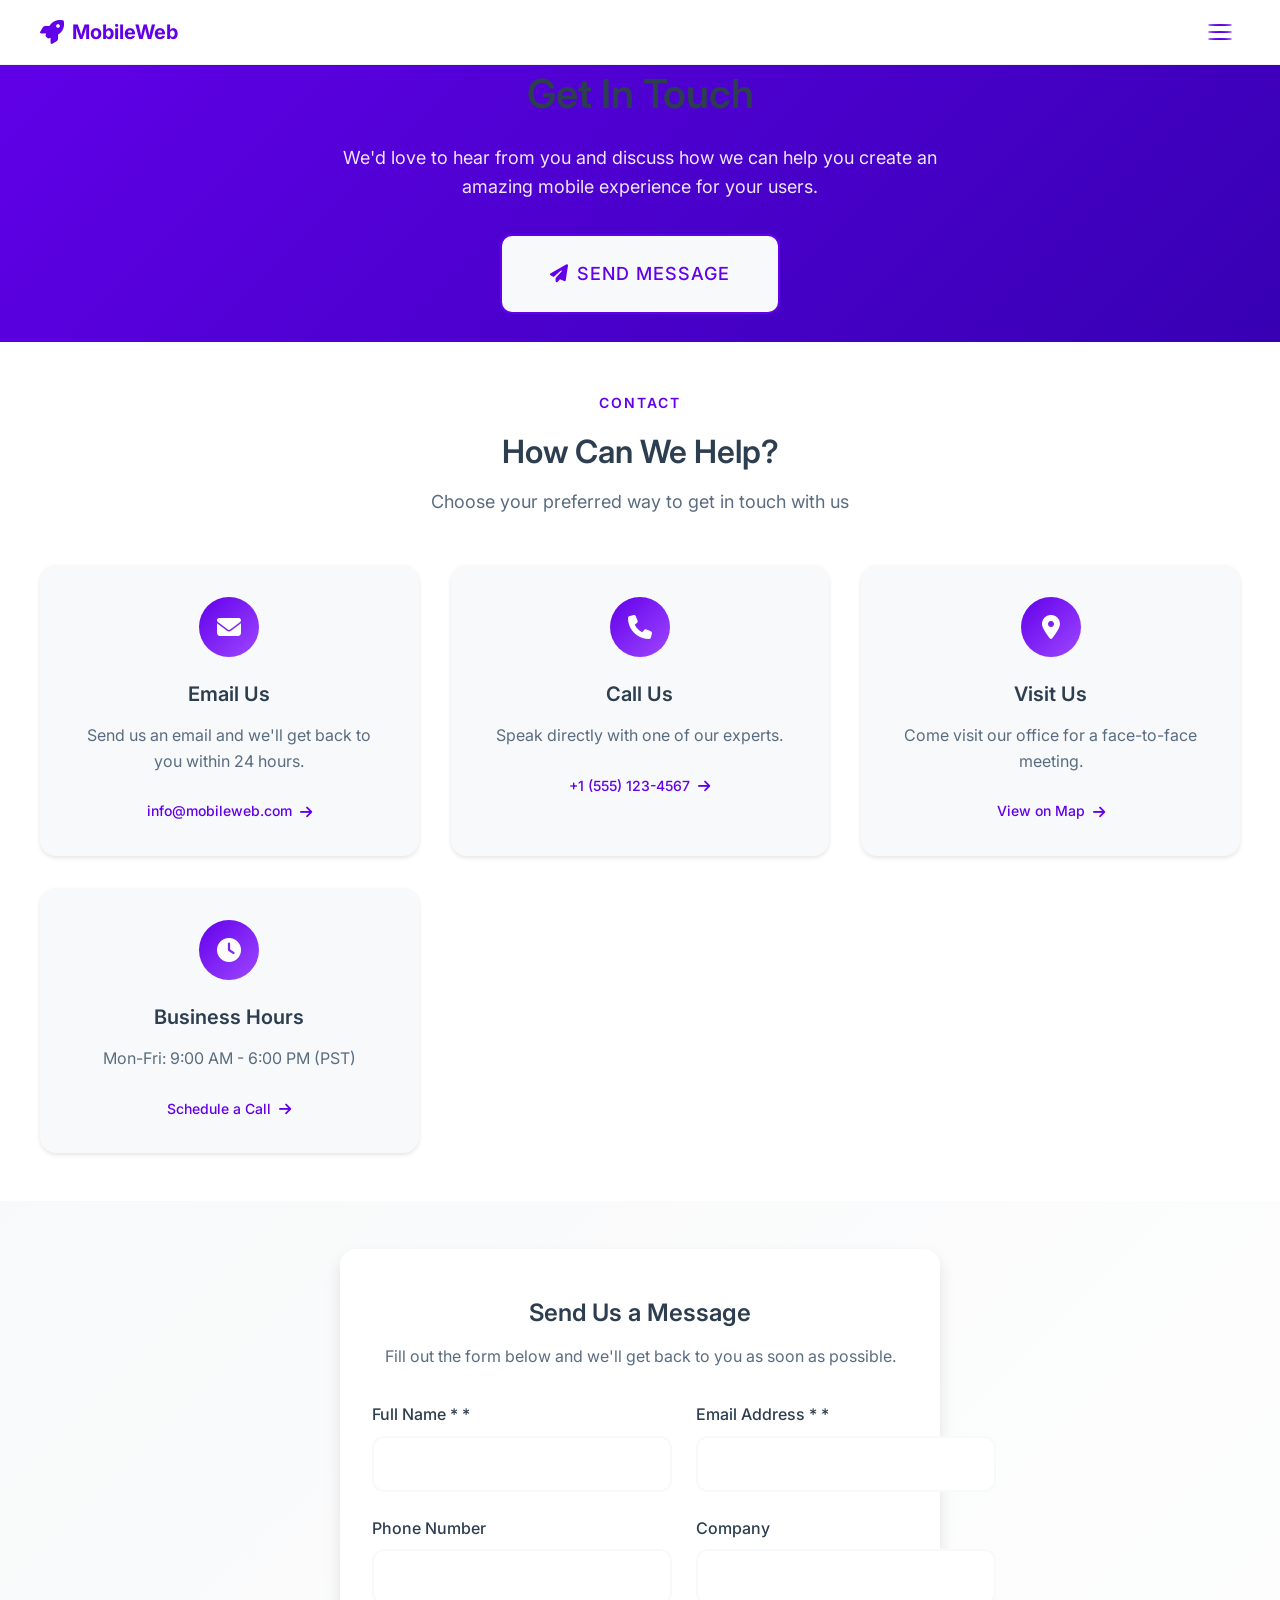
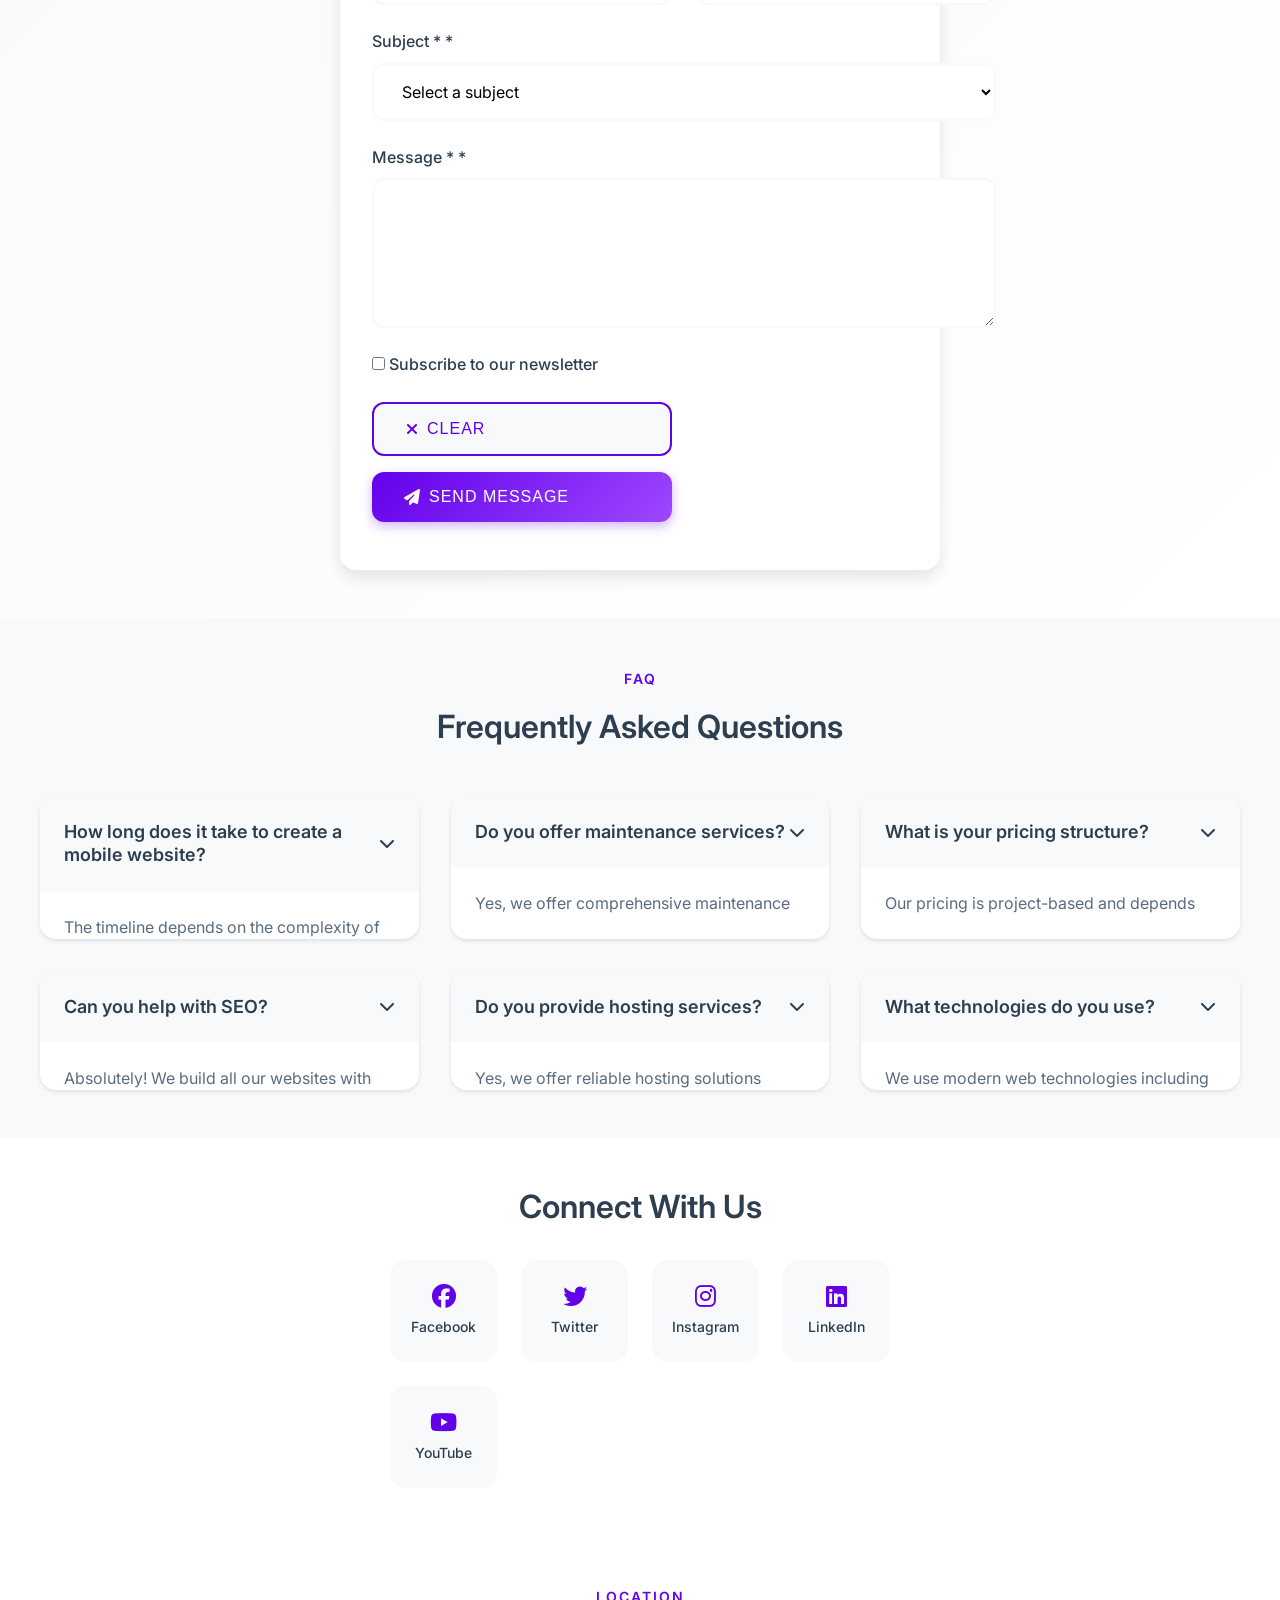
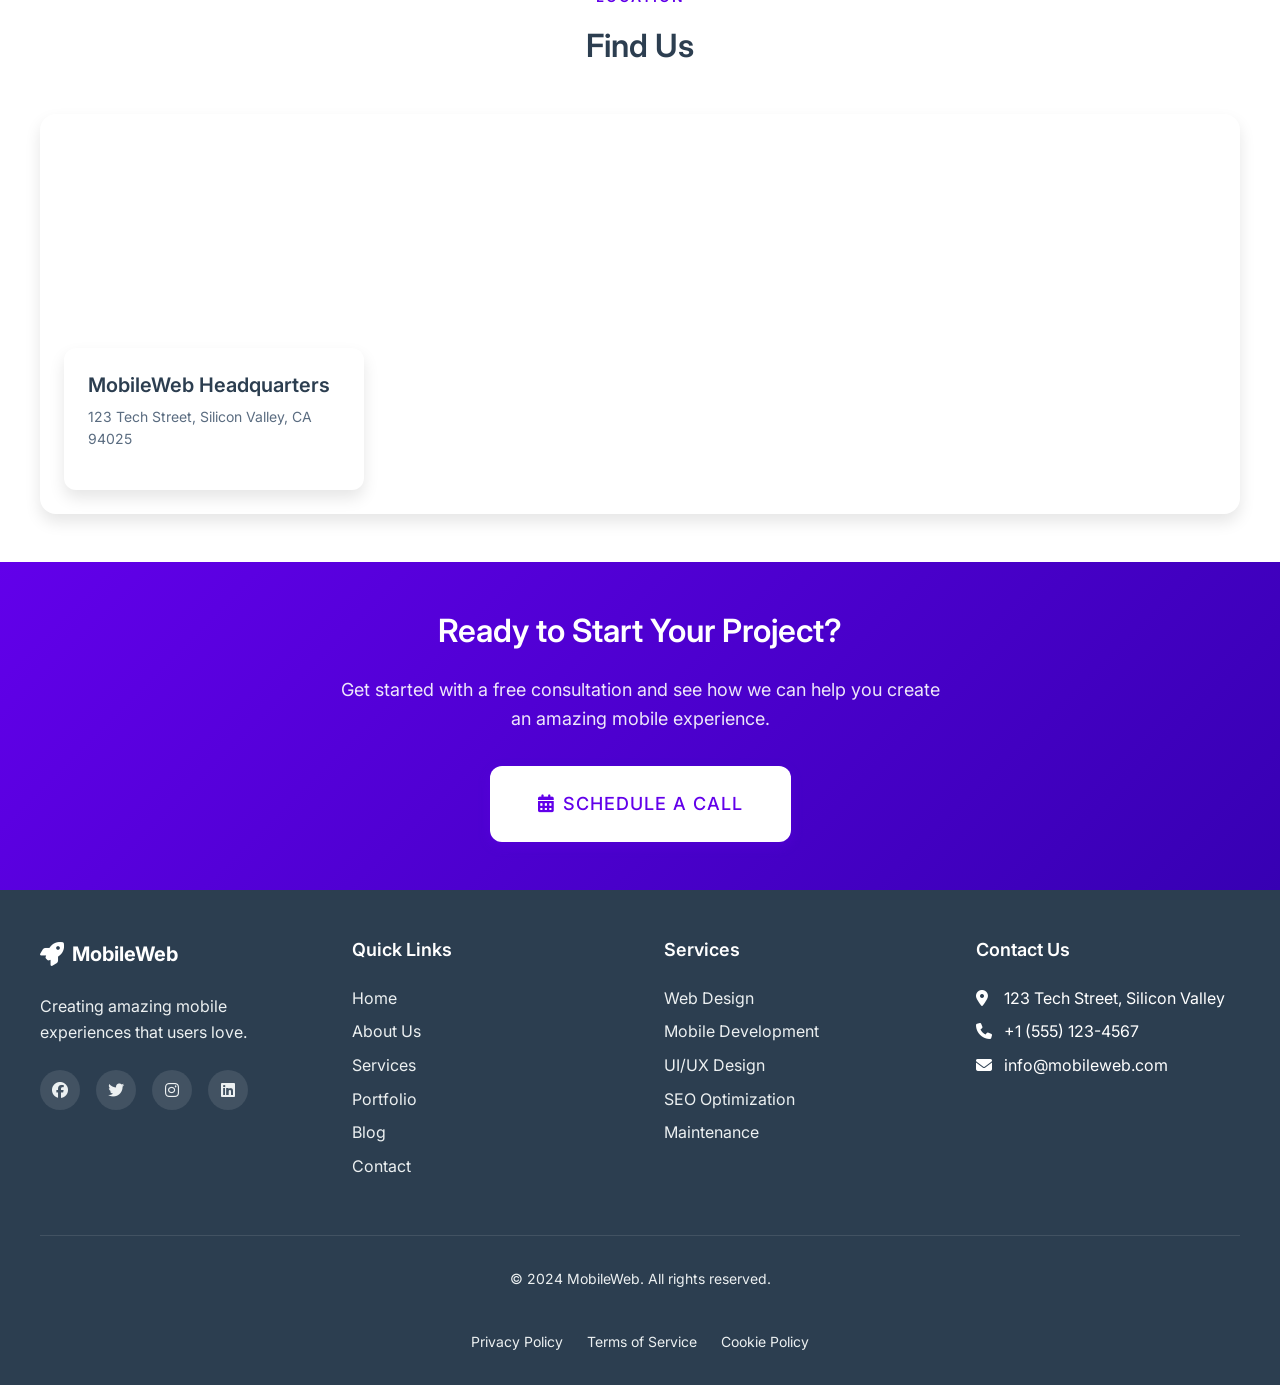
<file: pages/contact.html>
<!DOCTYPE html>
<html lang="en">
<head>
    <meta charset="UTF-8">
    <meta name="viewport" content="width=device-width, initial-scale=1.0">
    <meta name="description" content="Get in touch with us. We'd love to hear from you and discuss your mobile web project.">
    <meta name="theme-color" content="#6200ea">
    <title>MobileWeb | Contact Us</title>
    <link rel="manifest" href="../manifest.json">
    <link rel="apple-touch-icon" href="../images/icon-192x192.png">
    <link rel="stylesheet" href="../css/styles.css">
    <link rel="stylesheet" href="../css/animations.css">
    <link href="https://fonts.googleapis.com/css2?family=Inter:wght@300;400;500;600;700&display=swap" rel="stylesheet">
    <link rel="stylesheet" href="https://cdnjs.cloudflare.com/ajax/libs/font-awesome/6.4.0/css/all.min.css">
    <style>
        /* Contact Page Specific Styles */
        .contact-hero {
            background: linear-gradient(135deg, var(--primary) 0%, var(--primary-dark) 100%);
            padding: var(--spacing-2xl) 0;
            text-align: center;
            color: var(--text-white);
        }
        
        .contact-hero h1 {
            font-size: clamp(var(--font-size-2xl), 8vw, var(--font-size-4xl));
            margin-bottom: var(--spacing-lg);
        }
        
        .contact-hero p {
            font-size: var(--font-size-lg);
            color: rgba(255, 255, 255, 0.9);
            max-width: 600px;
            margin: 0 auto var(--spacing-xl);
        }
        
        .contact-methods {
            padding: var(--spacing-2xl) 0;
            background: var(--bg-primary);
        }
        
        .methods-grid {
            display: grid;
            grid-template-columns: repeat(auto-fit, minmax(280px, 1fr));
            gap: var(--spacing-xl);
        }
        
        .method-card {
            background: var(--bg-secondary);
            padding: var(--spacing-xl);
            border-radius: var(--radius-xl);
            text-align: center;
            transition: all var(--transition-normal);
            box-shadow: var(--shadow-sm);
        }
        
        .method-card:hover {
            transform: translateY(-8px);
            box-shadow: var(--shadow-lg);
        }
        
        .method-icon {
            width: 60px;
            height: 60px;
            background: var(--primary-gradient);
            border-radius: var(--radius-full);
            display: flex;
            align-items: center;
            justify-content: center;
            margin: 0 auto var(--spacing-lg);
            font-size: var(--font-size-2xl);
            color: var(--text-white);
        }
        
        .method-card h3 {
            margin-bottom: var(--spacing-md);
            font-size: var(--font-size-xl);
        }
        
        .method-card p {
            color: var(--text-secondary);
            margin-bottom: var(--spacing-lg);
        }
        
        .method-link {
            display: inline-flex;
            align-items: center;
            gap: var(--spacing-sm);
            color: var(--primary);
            font-weight: 500;
            font-size: var(--font-size-sm);
            transition: gap var(--transition-fast);
        }
        
        .method-link:hover {
            gap: var(--spacing-md);
        }
        
        .contact-form-section {
            padding: var(--spacing-2xl) 0;
            background: linear-gradient(135deg, var(--bg-secondary) 0%, var(--bg-primary) 100%);
        }
        
        .form-container {
            max-width: 600px;
            margin: 0 auto;
            background: var(--bg-primary);
            padding: var(--spacing-2xl);
            border-radius: var(--radius-xl);
            box-shadow: var(--shadow-lg);
        }
        
        .form-header {
            text-align: center;
            margin-bottom: var(--spacing-xl);
        }
        
        .form-header h2 {
            font-size: var(--font-size-2xl);
            margin-bottom: var(--spacing-md);
        }
        
        .form-header p {
            color: var(--text-secondary);
        }
        
        .contact-form {
            display: grid;
            gap: var(--spacing-lg);
        }
        
        .form-group {
            display: flex;
            flex-direction: column;
            gap: var(--spacing-sm);
        }
        
        .form-group label {
            font-weight: 500;
            color: var(--text-primary);
        }
        
        .form-group input,
        .form-group textarea,
        .form-group select {
            padding: var(--spacing-md) var(--spacing-lg);
            border: 2px solid var(--bg-secondary);
            border-radius: var(--radius-lg);
            font-size: var(--font-size-md);
            font-family: inherit;
            transition: all var(--transition-fast);
            background: var(--bg-primary);
        }
        
        .form-group input:focus,
        .form-group textarea:focus,
        .form-group select:focus {
            outline: none;
            border-color: var(--primary);
            box-shadow: 0 0 0 3px rgba(98, 0, 234, 0.1);
        }
        
        .form-group input.error,
        .form-group textarea.error,
        .form-group select.error {
            border-color: #ff4444;
        }
        
        .form-group textarea {
            min-height: 150px;
            resize: vertical;
        }
        
        .error-message {
            color: #ff4444;
            font-size: var(--font-size-sm);
            display: none;
        }
        
        .form-group.has-error .error-message {
            display: block;
        }
        
        .form-actions {
            display: flex;
            gap: var(--spacing-md);
            flex-wrap: wrap;
        }
        
        .form-actions .btn {
            flex: 1;
            min-width: 150px;
        }
        
        .form-success {
            display: none;
            text-align: center;
            padding: var(--spacing-xl);
        }
        
        .form-success.active {
            display: block;
        }
        
        .form-success i {
            font-size: var(--font-size-4xl);
            color: var(--primary);
            margin-bottom: var(--spacing-lg);
        }
        
        .form-success h3 {
            margin-bottom: var(--spacing-md);
        }
        
        .form-success p {
            color: var(--text-secondary);
        }
        
        .social-contact {
            padding: var(--spacing-2xl) 0;
            background: var(--bg-primary);
            text-align: center;
        }
        
        .social-contact h2 {
            margin-bottom: var(--spacing-xl);
        }
        
        .social-grid {
            display: grid;
            grid-template-columns: repeat(auto-fit, minmax(100px, 1fr));
            gap: var(--spacing-lg);
            max-width: 500px;
            margin: 0 auto;
        }
        
        .social-item {
            background: var(--bg-secondary);
            padding: var(--spacing-lg);
            border-radius: var(--radius-xl);
            transition: all var(--transition-normal);
        }
        
        .social-item:hover {
            transform: translateY(-4px);
            box-shadow: var(--shadow-lg);
        }
        
        .social-item a {
            display: flex;
            flex-direction: column;
            align-items: center;
            gap: var(--spacing-sm);
            color: var(--text-primary);
        }
        
        .social-item i {
            font-size: var(--font-size-2xl);
            color: var(--primary);
        }
        
        .social-item span {
            font-size: var(--font-size-sm);
            font-weight: 500;
        }
        
        .faq-section {
            padding: var(--spacing-2xl) 0;
            background: var(--bg-secondary);
        }
        
        .faq-grid {
            display: grid;
            grid-template-columns: repeat(auto-fit, minmax(300px, 1fr));
            gap: var(--spacing-xl);
        }
        
        .faq-item {
            background: var(--bg-primary);
            border-radius: var(--radius-xl);
            overflow: hidden;
            box-shadow: var(--shadow-sm);
        }
        
        .faq-question {
            padding: var(--spacing-lg);
            background: var(--bg-secondary);
            cursor: pointer;
            display: flex;
            justify-content: space-between;
            align-items: center;
            transition: background var(--transition-fast);
        }
        
        .faq-question:hover {
            background: var(--bg-dark-light);
        }
        
        .faq-question h4 {
            font-size: var(--font-size-lg);
        }
        
        .faq-question i {
            transition: transform var(--transition-fast);
        }
        
        .faq-question.active i {
            transform: rotate(180deg);
        }
        
        .faq-answer {
            padding: var(--spacing-lg);
            max-height: 0;
            overflow: hidden;
            transition: max-height var(--transition-normal), padding var(--transition-normal);
        }
        
        .faq-answer.active {
            max-height: 500px;
            padding: var(--spacing-lg);
        }
        
        .faq-answer p {
            color: var(--text-secondary);
        }
        
        .map-section {
            padding: var(--spacing-2xl) 0;
            background: var(--bg-primary);
        }
        
        .map-container {
            height: 400px;
            border-radius: var(--radius-xl);
            overflow: hidden;
            box-shadow: var(--shadow-lg);
            position: relative;
        }
        
        .map-container iframe {
            width: 100%;
            height: 100%;
            border: none;
        }
        
        .map-overlay {
            position: absolute;
            bottom: var(--spacing-lg);
            left: var(--spacing-lg);
            background: var(--bg-primary);
            padding: var(--spacing-lg);
            border-radius: var(--radius-lg);
            box-shadow: var(--shadow-lg);
            max-width: 300px;
        }
        
        .map-overlay h4 {
            margin-bottom: var(--spacing-sm);
        }
        
        .map-overlay p {
            color: var(--text-secondary);
            font-size: var(--font-size-sm);
        }
        
        @media (min-width: 768px) {
            .form-container {
                padding: var(--spacing-2xl) var(--spacing-xl);
            }
            
            .contact-form {
                grid-template-columns: 1fr 1fr;
            }
            
            .form-group.full-width {
                grid-column: 1 / -1;
            }
        }
    </style>
</head>
<body>
    <!-- Mobile Navigation -->
    <nav class="mobile-nav">
        <div class="nav-container">
            <a href="../index.html" class="logo">
                <i class="fas fa-rocket"></i>
                <span>MobileWeb</span>
            </a>
            <button class="menu-toggle" id="menuToggle">
                <span class="bar"></span>
                <span class="bar"></span>
                <span class="bar"></span>
            </button>
        </div>
    </nav>

    <!-- Side Menu -->
    <div class="side-menu" id="sideMenu">
        <div class="side-menu-header">
            <a href="../index.html" class="logo">
                <i class="fas fa-rocket"></i>
                <span>MobileWeb</span>
            </a>
            <button class="close-menu" id="closeMenu">
                <i class="fas fa-times"></i>
            </button>
        </div>
        <ul class="nav-links">
            <li><a href="../index.html"><i class="fas fa-home"></i> Home</a></li>
            <li><a href="about.html"><i class="fas fa-info-circle"></i> About</a></li>
            <li><a href="services.html"><i class="fas fa-concierge-bell"></i> Services</a></li>
            <li><a href="portfolio.html"><i class="fas fa-briefcase"></i> Portfolio</a></li>
            <li><a href="blog.html"><i class="fas fa-blog"></i> Blog</a></li>
            <li><a href="contact.html" class="active"><i class="fas fa-envelope"></i> Contact</a></li>
        </ul>
        <div class="social-links">
            <a href="#"><i class="fab fa-facebook"></i></a>
            <a href="#"><i class="fab fa-twitter"></i></a>
            <a href="#"><i class="fab fa-instagram"></i></a>
            <a href="#"><i class="fab fa-linkedin"></i></a>
        </div>
    </div>

    <!-- Overlay -->
    <div class="overlay" id="overlay"></div>

    <!-- Bottom Navigation -->
    <nav class="bottom-nav">
        <a href="../index.html"><i class="fas fa-home"></i><span>Home</span></a>
        <a href="services.html"><i class="fas fa-concierge-bell"></i><span>Services</span></a>
        <a href="portfolio.html"><i class="fas fa-briefcase"></i><span>Portfolio</span></a>
        <a href="contact.html" class="active"><i class="fas fa-envelope"></i><span>Contact</span></a>
    </nav>

    <!-- Contact Hero -->
    <section class="contact-hero scroll-animate">
        <div class="container">
            <h1 class="fade-in">Get In Touch</h1>
            <p class="fade-in-delay">We'd love to hear from you and discuss how we can help you create an amazing mobile experience for your users.</p>
            <a href="#contact-form" class="btn btn-secondary btn-large fade-in-delay-2">
                <i class="fas fa-paper-plane"></i> Send Message
            </a>
        </div>
    </section>

    <!-- Contact Methods -->
    <section class="contact-methods">
        <div class="container">
            <div class="section-header">
                <span class="section-tag">Contact</span>
                <h2 class="section-title">How Can We Help?</h2>
                <p class="section-description">Choose your preferred way to get in touch with us</p>
            </div>
            <div class="methods-grid">
                <div class="method-card scroll-animate">
                    <div class="method-icon">
                        <i class="fas fa-envelope"></i>
                    </div>
                    <h3>Email Us</h3>
                    <p>Send us an email and we'll get back to you within 24 hours.</p>
                    <a href="mailto:info@mobileweb.com" class="method-link">
                        info@mobileweb.com <i class="fas fa-arrow-right"></i>
                    </a>
                </div>
                <div class="method-card scroll-animate delay-1">
                    <div class="method-icon">
                        <i class="fas fa-phone"></i>
                    </div>
                    <h3>Call Us</h3>
                    <p>Speak directly with one of our experts.</p>
                    <a href="tel:+15551234567" class="method-link">
                        +1 (555) 123-4567 <i class="fas fa-arrow-right"></i>
                    </a>
                </div>
                <div class="method-card scroll-animate delay-2">
                    <div class="method-icon">
                        <i class="fas fa-map-marker-alt"></i>
                    </div>
                    <h3>Visit Us</h3>
                    <p>Come visit our office for a face-to-face meeting.</p>
                    <a href="#map" class="method-link">
                        View on Map <i class="fas fa-arrow-right"></i>
                    </a>
                </div>
                <div class="method-card scroll-animate delay-3">
                    <div class="method-icon">
                        <i class="fas fa-clock"></i>
                    </div>
                    <h3>Business Hours</h3>
                    <p>Mon-Fri: 9:00 AM - 6:00 PM (PST)</p>
                    <a href="#" class="method-link">
                        Schedule a Call <i class="fas fa-arrow-right"></i>
                    </a>
                </div>
            </div>
        </div>
    </section>

    <!-- Contact Form Section -->
    <section class="contact-form-section" id="contact-form">
        <div class="container">
            <div class="form-container scroll-animate">
                <div class="form-header">
                    <h2>Send Us a Message</h2>
                    <p>Fill out the form below and we'll get back to you as soon as possible.</p>
                </div>
                
                <form class="contact-form" id="contactForm" novalidate>
                    <div class="form-group">
                        <label for="name">Full Name *</label>
                        <input type="text" id="name" name="name" required>
                        <span class="error-message">Please enter your name</span>
                    </div>
                    <div class="form-group">
                        <label for="email">Email Address *</label>
                        <input type="email" id="email" name="email" required>
                        <span class="error-message">Please enter a valid email address</span>
                    </div>
                    <div class="form-group">
                        <label for="phone">Phone Number</label>
                        <input type="tel" id="phone" name="phone">
                    </div>
                    <div class="form-group">
                        <label for="company">Company</label>
                        <input type="text" id="company" name="company">
                    </div>
                    <div class="form-group full-width">
                        <label for="subject">Subject *</label>
                        <select id="subject" name="subject" required>
                            <option value="">Select a subject</option>
                            <option value="general">General Inquiry</option>
                            <option value="project">New Project</option>
                            <option value="support">Technical Support</option>
                            <option value="partnership">Partnership</option>
                            <option value="feedback">Feedback</option>
                        </select>
                        <span class="error-message">Please select a subject</span>
                    </div>
                    <div class="form-group full-width">
                        <label for="message">Message *</label>
                        <textarea id="message" name="message" required></textarea>
                        <span class="error-message">Please enter your message</span>
                    </div>
                    <div class="form-group full-width">
                        <label>
                            <input type="checkbox" id="newsletter" name="newsletter">
                            Subscribe to our newsletter
                        </label>
                    </div>
                    <div class="form-actions">
                        <button type="reset" class="btn btn-secondary">
                            <i class="fas fa-times"></i> Clear
                        </button>
                        <button type="submit" class="btn btn-primary">
                            <i class="fas fa-paper-plane"></i> Send Message
                        </button>
                    </div>
                </form>
                
                <div class="form-success">
                    <i class="fas fa-check-circle"></i>
                    <h3>Thank You!</h3>
                    <p>Your message has been sent successfully. We'll get back to you soon.</p>
                    <a href="../index.html" class="btn btn-primary" style="margin-top: 1rem;">
                        <i class="fas fa-home"></i> Back to Home
                    </a>
                </div>
            </div>
        </div>
    </section>

    <!-- FAQ Section -->
    <section class="faq-section">
        <div class="container">
            <div class="section-header">
                <span class="section-tag">FAQ</span>
                <h2 class="section-title">Frequently Asked Questions</h2>
            </div>
            <div class="faq-grid">
                <div class="faq-item scroll-animate">
                    <div class="faq-question">
                        <h4>How long does it take to create a mobile website?</h4>
                        <i class="fas fa-chevron-down"></i>
                    </div>
                    <div class="faq-answer">
                        <p>The timeline depends on the complexity of your project. A simple mobile-optimized website can take 2-4 weeks, while a more complex solution with custom features may take 6-12 weeks.</p>
                    </div>
                </div>
                <div class="faq-item scroll-animate delay-1">
                    <div class="faq-question">
                        <h4>Do you offer maintenance services?</h4>
                        <i class="fas fa-chevron-down"></i>
                    </div>
                    <div class="faq-answer">
                        <p>Yes, we offer comprehensive maintenance packages to ensure your website stays up-to-date, secure, and performs optimally on all devices.</p>
                    </div>
                </div>
                <div class="faq-item scroll-animate delay-2">
                    <div class="faq-question">
                        <h4>What is your pricing structure?</h4>
                        <i class="fas fa-chevron-down"></i>
                    </div>
                    <div class="faq-answer">
                        <p>Our pricing is project-based and depends on your specific requirements. We offer free consultations to discuss your needs and provide a detailed quote.</p>
                    </div>
                </div>
                <div class="faq-item scroll-animate delay-3">
                    <div class="faq-question">
                        <h4>Can you help with SEO?</h4>
                        <i class="fas fa-chevron-down"></i>
                    </div>
                    <div class="faq-answer">
                        <p>Absolutely! We build all our websites with SEO best practices in mind and offer additional SEO services to help improve your search engine rankings.</p>
                    </div>
                </div>
                <div class="faq-item scroll-animate delay-4">
                    <div class="faq-question">
                        <h4>Do you provide hosting services?</h4>
                        <i class="fas fa-chevron-down"></i>
                    </div>
                    <div class="faq-answer">
                        <p>Yes, we offer reliable hosting solutions optimized for mobile websites. We can also work with your existing hosting provider.</p>
                    </div>
                </div>
                <div class="faq-item scroll-animate delay-5">
                    <div class="faq-question">
                        <h4>What technologies do you use?</h4>
                        <i class="fas fa-chevron-down"></i>
                    </div>
                    <div class="faq-answer">
                        <p>We use modern web technologies including HTML5, CSS3, JavaScript (ES6+), and frameworks like React, Vue, and Angular for building high-performance mobile websites.</p>
                    </div>
                </div>
            </div>
        </div>
    </section>

    <!-- Social Contact -->
    <section class="social-contact">
        <div class="container">
            <h2 class="scroll-animate">Connect With Us</h2>
            <div class="social-grid scroll-animate delay-1">
                <div class="social-item">
                    <a href="#">
                        <i class="fab fa-facebook"></i>
                        <span>Facebook</span>
                    </a>
                </div>
                <div class="social-item">
                    <a href="#">
                        <i class="fab fa-twitter"></i>
                        <span>Twitter</span>
                    </a>
                </div>
                <div class="social-item">
                    <a href="#">
                        <i class="fab fa-instagram"></i>
                        <span>Instagram</span>
                    </a>
                </div>
                <div class="social-item">
                    <a href="#">
                        <i class="fab fa-linkedin"></i>
                        <span>LinkedIn</span>
                    </a>
                </div>
                <div class="social-item">
                    <a href="#">
                        <i class="fab fa-youtube"></i>
                        <span>YouTube</span>
                    </a>
                </div>
            </div>
        </div>
    </section>

    <!-- Map Section -->
    <section class="map-section" id="map">
        <div class="container">
            <div class="section-header">
                <span class="section-tag">Location</span>
                <h2 class="section-title">Find Us</h2>
            </div>
            <div class="map-container scroll-animate">
                <iframe src="https://www.google.com/maps/embed?pb=!1m18!1m12!1m3!1d3153.8354345094704!2d-122.4216894!3d37.7749297!2m3!1f0!2f0!3f0!3m2!1i1024!2i768!4f13.1!3m3!1m2!1s0x8085818c9bc4f3ab%3A0x4d9595b8a0f55b5b!2sSan%20Francisco%2C%20CA%2C%20USA!5e0!3m2!1sen!2sus!4v1635959999999!5m2!1sen!2sus" allowfullscreen="" loading="lazy"></iframe>
                <div class="map-overlay">
                    <h4>MobileWeb Headquarters</h4>
                    <p>123 Tech Street, Silicon Valley, CA 94025</p>
                </div>
            </div>
        </div>
    </section>

    <!-- CTA Section -->
    <section class="cta">
        <div class="container">
            <div class="cta-content">
                <h2>Ready to Start Your Project?</h2>
                <p>Get started with a free consultation and see how we can help you create an amazing mobile experience.</p>
                <a href="#contact-form" class="btn btn-primary btn-large">
                    <i class="fas fa-calendar-alt"></i> Schedule a Call
                </a>
            </div>
        </div>
    </section>

    <!-- Footer -->
    <footer class="footer">
        <div class="container">
            <div class="footer-grid">
                <div class="footer-column">
                    <a href="../index.html" class="logo">
                        <i class="fas fa-rocket"></i>
                        <span>MobileWeb</span>
                    </a>
                    <p>Creating amazing mobile experiences that users love.</p>
                    <div class="social-links">
                        <a href="#"><i class="fab fa-facebook"></i></a>
                        <a href="#"><i class="fab fa-twitter"></i></a>
                        <a href="#"><i class="fab fa-instagram"></i></a>
                        <a href="#"><i class="fab fa-linkedin"></i></a>
                    </div>
                </div>
                <div class="footer-column">
                    <h4>Quick Links</h4>
                    <ul>
                        <li><a href="../index.html">Home</a></li>
                        <li><a href="about.html">About Us</a></li>
                        <li><a href="services.html">Services</a></li>
                        <li><a href="portfolio.html">Portfolio</a></li>
                        <li><a href="blog.html">Blog</a></li>
                        <li><a href="contact.html">Contact</a></li>
                    </ul>
                </div>
                <div class="footer-column">
                    <h4>Services</h4>
                    <ul>
                        <li><a href="#">Web Design</a></li>
                        <li><a href="#">Mobile Development</a></li>
                        <li><a href="#">UI/UX Design</a></li>
                        <li><a href="#">SEO Optimization</a></li>
                        <li><a href="#">Maintenance</a></li>
                    </ul>
                </div>
                <div class="footer-column">
                    <h4>Contact Us</h4>
                    <ul>
                        <li><i class="fas fa-map-marker-alt"></i> 123 Tech Street, Silicon Valley</li>
                        <li><i class="fas fa-phone"></i> +1 (555) 123-4567</li>
                        <li><i class="fas fa-envelope"></i> info@mobileweb.com</li>
                    </ul>
                </div>
            </div>
            <div class="footer-bottom">
                <p>&copy; 2024 MobileWeb. All rights reserved.</p>
                <div class="footer-links">
                    <a href="#">Privacy Policy</a>
                    <a href="#">Terms of Service</a>
                    <a href="#">Cookie Policy</a>
                </div>
            </div>
        </div>
    </footer>

    <!-- Back to Top Button -->
    <button class="back-to-top" id="backToTop">
        <i class="fas fa-arrow-up"></i>
    </button>

    <!-- Toast Notification -->
    <div class="toast" id="toast">
        <i class="fas fa-check-circle"></i>
        <span class="toast-message"></span>
    </div>

    <script src="../js/main.js"></script>
    <script src="../js/slider.js"></script>
    <script src="../js/animations.js"></script>
    <script src="contact-form.js"></script>
</body>
</html>
</file>
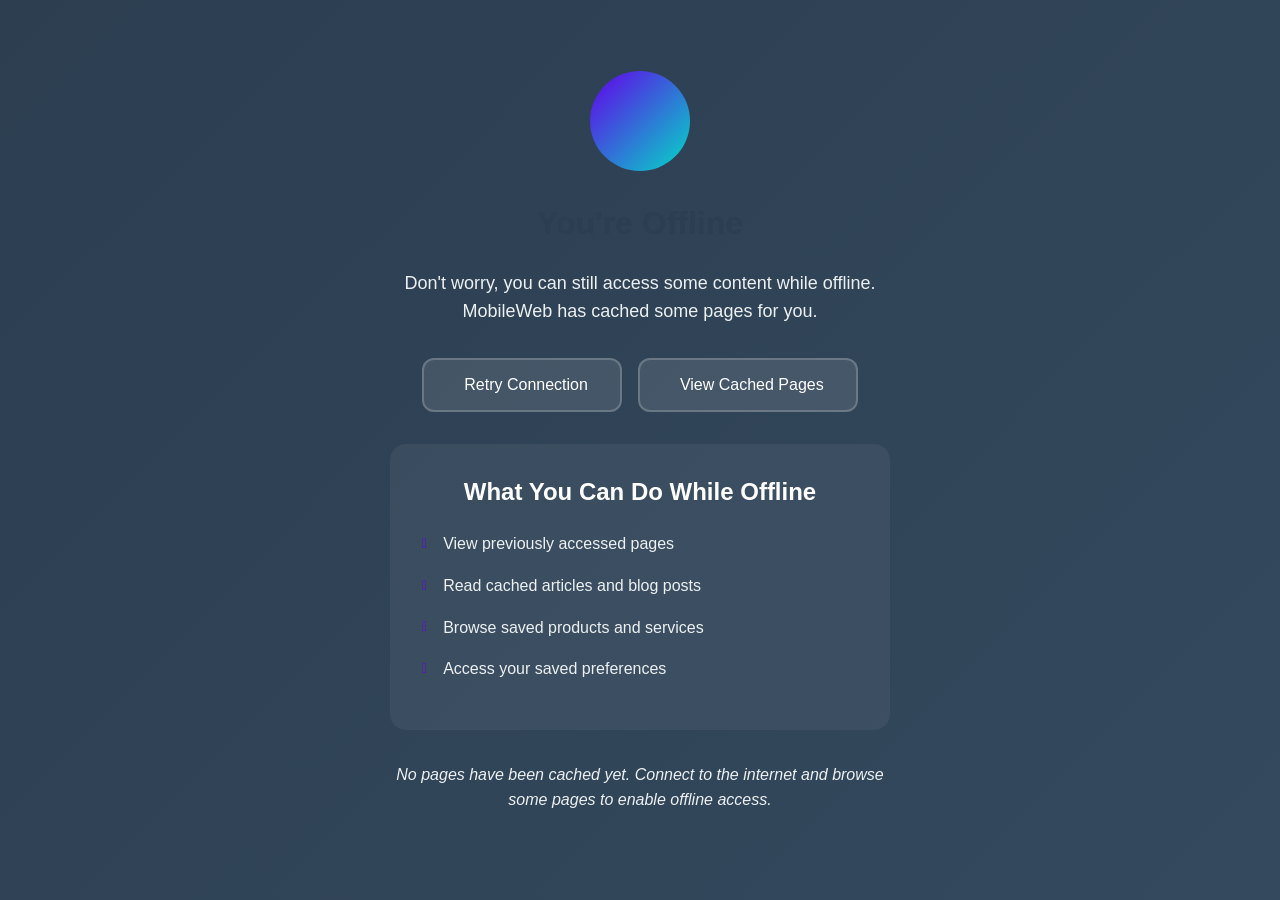
<file: pages/offline.html>
<!DOCTYPE html>
<html lang="en">
<head>
    <meta charset="UTF-8">
    <meta name="viewport" content="width=device-width, initial-scale=1.0">
    <meta name="description" content="You are currently offline. This page allows you to access previously viewed content without an internet connection.">
    <meta name="theme-color" content="#6200ea">
    <title>MobileWeb | Offline Mode</title>
    <link rel="manifest" href="../manifest.json">
    <link rel="apple-touch-icon" href="../images/icon-192x192.png">
    <link rel="stylesheet" href="../css/styles.css">
    <style>
        /* Offline Page Specific Styles */
        body {
            background: linear-gradient(135deg, var(--bg-dark) 0%, var(--bg-dark-light) 100%);
            min-height: 100vh;
            display: flex;
            align-items: center;
            justify-content: center;
            padding: var(--spacing-xl);
        }
        
        .offline-container {
            text-align: center;
            color: var(--text-white);
            max-width: 500px;
            width: 100%;
        }
        
        .offline-icon {
            width: 100px;
            height: 100px;
            background: linear-gradient(135deg, var(--primary) 0%, var(--secondary) 100%);
            border-radius: var(--radius-full);
            display: flex;
            align-items: center;
            justify-content: center;
            margin: 0 auto var(--spacing-xl);
            font-size: var(--font-size-4xl);
            color: var(--text-white);
            animation: pulse 2s ease-in-out infinite;
        }
        
        @keyframes pulse {
            0%, 100% { transform: scale(1); }
            50% { transform: scale(1.05); }
        }
        
        .offline-title {
            font-size: clamp(var(--font-size-xl), 8vw, var(--font-size-3xl));
            margin-bottom: var(--spacing-lg);
        }
        
        .offline-message {
            color: var(--text-light);
            margin-bottom: var(--spacing-xl);
            font-size: var(--font-size-lg);
            line-height: 1.6;
        }
        
        .offline-actions {
            display: flex;
            gap: var(--spacing-md);
            justify-content: center;
            flex-wrap: wrap;
            margin-bottom: var(--spacing-xl);
        }
        
        .offline-btn {
            display: inline-flex;
            align-items: center;
            gap: var(--spacing-sm);
            padding: var(--spacing-md) var(--spacing-xl);
            background: rgba(255, 255, 255, 0.1);
            border: 2px solid rgba(255, 255, 255, 0.2);
            border-radius: var(--radius-lg);
            color: var(--text-white);
            cursor: pointer;
            transition: all var(--transition-fast);
            font-size: var(--font-size-md);
            font-weight: 500;
        }
        
        .offline-btn:hover {
            background: var(--primary-gradient);
            border-color: transparent;
            transform: translateY(-2px);
        }
        
        .offline-features {
            background: rgba(255, 255, 255, 0.05);
            padding: var(--spacing-xl);
            border-radius: var(--radius-xl);
            margin-bottom: var(--spacing-xl);
        }
        
        .offline-features h3 {
            margin-bottom: var(--spacing-lg);
            color: var(--text-white);
        }
        
        .features-list {
            list-style: none;
            text-align: left;
        }
        
        .features-list li {
            display: flex;
            align-items: center;
            gap: var(--spacing-md);
            margin-bottom: var(--spacing-md);
            color: var(--text-light);
            font-size: var(--font-size-md);
        }
        
        .features-list li::before {
            content: '\f00c';
            font-family: 'Font Awesome 6 Free';
            font-weight: 900;
            color: var(--primary);
            font-size: var(--font-size-sm);
        }
        
        .cached-content {
            margin-top: var(--spacing-xl);
        }
        
        .cached-content h3 {
            color: var(--text-white);
            margin-bottom: var(--spacing-lg);
        }
        
        .cached-pages {
            display: grid;
            grid-template-columns: repeat(auto-fit, minmax(200px, 1fr));
            gap: var(--spacing-md);
            background: rgba(255, 255, 255, 0.05);
            padding: var(--spacing-xl);
            border-radius: var(--radius-xl);
        }
        
        .cached-page {
            display: flex;
            align-items: center;
            gap: var(--spacing-sm);
            padding: var(--spacing-md);
            background: rgba(255, 255, 255, 0.05);
            border-radius: var(--radius-lg);
            cursor: pointer;
            transition: all var(--transition-fast);
            color: var(--text-light);
        }
        
        .cached-page:hover {
            background: var(--primary);
            color: var(--text-white);
        }
        
        .cached-page i {
            color: var(--primary);
        }
        
        .cached-page:hover i {
            color: var(--text-white);
        }
        
        .no-cached-content {
            color: var(--text-light);
            margin-top: var(--spacing-xl);
            font-style: italic;
        }
    </style>
</head>
<body>
    <div class="offline-container">
        <div class="offline-icon">
            <i class="fas fa-wifi-slash"></i>
        </div>
        <h1 class="offline-title">You're Offline</h1>
        <p class="offline-message">Don't worry, you can still access some content while offline. MobileWeb has cached some pages for you.</p>
        
        <div class="offline-actions">
            <button class="offline-btn" onclick="retryConnection()">
                <i class="fas fa-sync-alt"></i> Retry Connection
            </button>
            <button class="offline-btn" onclick="viewCachedContent()">
                <i class="fas fa-file-alt"></i> View Cached Pages
            </button>
        </div>
        
        <div class="offline-features">
            <h3>What You Can Do While Offline</h3>
            <ul class="features-list">
                <li>View previously accessed pages</li>
                <li>Read cached articles and blog posts</li>
                <li>Browse saved products and services</li>
                <li>Access your saved preferences</li>
            </ul>
        </div>
        
        <div class="cached-content" id="cachedContent" style="display: none;">
            <h3>Cached Pages</h3>
            <div class="cached-pages" id="cachedPages"></div>
        </div>
        
        <div class="no-cached-content" id="noCachedContent">
            <p>No pages have been cached yet. Connect to the internet and browse some pages to enable offline access.</p>
        </div>
    </div>
    
    <script src="../js/main.js"></script>
    <script>
        // Check for cached pages
        const checkCachedPages = () => {
            if ('caches' in window) {
                caches.keys().then((cacheNames) => {
                    cacheNames.forEach((cacheName) => {
                        caches.open(cacheName).then((cache) => {
                            cache.keys().then((requests) => {
                                const pages = requests.filter(request => 
                                    request.url.includes('.html') && 
                                    !request.url.includes('offline.html') &&
                                    !request.url.includes('manifest.json')
                                );
                                
                                if (pages.length > 0) {
                                    displayCachedPages(pages);
                                } else {
                                    document.getElementById('noCachedContent').style.display = 'block';
                                }
                            });
                        });
                    });
                });
            } else {
                document.getElementById('noCachedContent').style.display = 'block';
            }
        };
        
        // Display cached pages
        const displayCachedPages = (pages) => {
            const cachedPagesContainer = document.getElementById('cachedPages');
            const cachedContentSection = document.getElementById('cachedContent');
            
            cachedPagesContainer.innerHTML = '';
            
            pages.forEach((request) => {
                const url = new URL(request.url);
                const path = url.pathname.split('/').pop().replace('.html', '');
                const pageName = path === '' ? 'Home' : path.charAt(0).toUpperCase() + path.slice(1);
                
                const pageElement = document.createElement('div');
                pageElement.className = 'cached-page';
                pageElement.innerHTML = `
                    <i class="fas fa-file"></i>
                    <span>${pageName}</span>
                `;
                pageElement.onclick = () => {
                    window.location.href = request.url;
                };
                
                cachedPagesContainer.appendChild(pageElement);
            });
            
            cachedContentSection.style.display = 'block';
        };
        
        // Retry connection
        const retryConnection = () => {
            if (navigator.onLine) {
                window.location.href = '../index.html';
            } else {
                // Show loading state
                const retryBtn = document.querySelector('.offline-btn');
                const originalText = retryBtn.innerHTML;
                retryBtn.innerHTML = '<i class="fas fa-spinner fa-spin"></i> Checking...';
                retryBtn.disabled = true;
                
                // Check connection after delay
                setTimeout(() => {
                    if (navigator.onLine) {
                        window.location.href = '../index.html';
                    } else {
                        retryBtn.innerHTML = originalText;
                        retryBtn.disabled = false;
                        if (window.MobileWeb && window.MobileWeb.Toast) {
                            window.MobileWeb.Toast.error('Still offline. Please check your connection.');
                        } else {
                            alert('Still offline. Please check your connection.');
                        }
                    }
                }, 2000);
            }
        };
        
        // View cached content
        const viewCachedContent = () => {
            const cachedContent = document.getElementById('cachedContent');
            const noCachedContent = document.getElementById('noCachedContent');
            
            if (cachedContent.style.display === 'none') {
                checkCachedPages();
            }
        };
        
        // Check online status
        const updateOnlineStatus = () => {
            if (navigator.onLine) {
                window.location.href = '../index.html';
            }
        };
        
        // Add event listeners
        window.addEventListener('online', updateOnlineStatus);
        
        // Initialize
        checkCachedPages();
    </script>
</body>
</html>
</file>
<file: css/styles.css>
/* ============================================
   MOBILE-WEB STYLES
   Modern, Responsive CSS with Mobile-First Approach
   ============================================ */

/* CSS Variables */
:root {
    /* Colors */
    --primary: #6200ea;
    --primary-dark: #3700b3;
    --primary-light: #9e47ff;
    --primary-gradient: linear-gradient(135deg, #6200ea 0%, #9e47ff 100%);
    --secondary: #03dac6;
    --secondary-dark: #018786;
    
    --text-primary: #2c3e50;
    --text-secondary: #5a6c80;
    --text-light: #ecf0f1;
    --text-white: #ffffff;
    
    --bg-primary: #ffffff;
    --bg-secondary: #f8f9fa;
    --bg-dark: #2c3e50;
    --bg-dark-light: #34495e;
    
    /* Shadows */
    --shadow-sm: 0 2px 4px rgba(0, 0, 0, 0.1);
    --shadow-md: 0 4px 8px rgba(0, 0, 0, 0.1);
    --shadow-lg: 0 8px 16px rgba(0, 0, 0, 0.1);
    --shadow-xl: 0 12px 24px rgba(0, 0, 0, 0.15);
    --shadow-primary: 0 4px 12px rgba(98, 0, 234, 0.3);
    
    /* Border Radius */
    --radius-sm: 4px;
    --radius-md: 8px;
    --radius-lg: 12px;
    --radius-xl: 16px;
    --radius-full: 50%;
    
    /* Transitions */
    --transition-fast: 0.2s ease;
    --transition-normal: 0.3s ease;
    --transition-slow: 0.5s ease;
    
    /* Spacing */
    --spacing-xs: 0.25rem;
    --spacing-sm: 0.5rem;
    --spacing-md: 1rem;
    --spacing-lg: 1.5rem;
    --spacing-xl: 2rem;
    --spacing-2xl: 3rem;
    
    /* Typography */
    --font-primary: 'Inter', -apple-system, BlinkMacSystemFont, 'Segoe UI', sans-serif;
    --font-size-xs: 0.75rem;
    --font-size-sm: 0.875rem;
    --font-size-md: 1rem;
    --font-size-lg: 1.125rem;
    --font-size-xl: 1.25rem;
    --font-size-2xl: 1.5rem;
    --font-size-3xl: 2rem;
    --font-size-4xl: 2.5rem;
    
    /* Z-Index */
    --z-toast: 1000;
    --z-overlay: 999;
    --z-side-menu: 998;
    --z-nav: 100;
    --z-back-to-top: 99;
}

/* Reset & Base */
*, *::before, *::after {
    margin: 0;
    padding: 0;
    box-sizing: border-box;
}

html {
    font-size: 16px;
    scroll-behavior: smooth;
    -webkit-text-size-adjust: 100%;
}

body {
    font-family: var(--font-primary);
    font-size: var(--font-size-md);
    line-height: 1.6;
    color: var(--text-primary);
    background-color: var(--bg-primary);
    overflow-x: hidden;
    -webkit-font-smoothing: antialiased;
    -moz-osx-font-smoothing: grayscale;
}

/* Typography */
h1, h2, h3, h4, h5, h6 {
    font-weight: 600;
    line-height: 1.3;
    color: var(--text-primary);
}

h1 { font-size: var(--font-size-4xl); }
h2 { font-size: var(--font-size-3xl); }
h3 { font-size: var(--font-size-2xl); }
h4 { font-size: var(--font-size-xl); }
h5 { font-size: var(--font-size-lg); }
h6 { font-size: var(--font-size-md); }

p {
    margin-bottom: var(--spacing-md);
}

a {
    text-decoration: none;
    color: inherit;
    transition: color var(--transition-fast);
}

/* Utility Classes */
.container {
    width: 100%;
    max-width: 1200px;
    margin: 0 auto;
    padding: 0 var(--spacing-lg);
}

.text-center {
    text-align: center;
}

.text-gradient {
    background: var(--primary-gradient);
    -webkit-background-clip: text;
    -webkit-text-fill-color: transparent;
    background-clip: text;
}

/* ============================================
   MOBILE NAVIGATION
   ============================================ */
.mobile-nav {
    position: fixed;
    top: 0;
    left: 0;
    right: 0;
    z-index: var(--z-nav);
    background: var(--bg-primary);
    border-bottom: 1px solid rgba(0, 0, 0, 0.05);
    padding: var(--spacing-md) var(--spacing-lg);
}

.nav-container {
    display: flex;
    justify-content: space-between;
    align-items: center;
    max-width: 1200px;
    margin: 0 auto;
}

.logo {
    display: flex;
    align-items: center;
    gap: var(--spacing-sm);
    font-size: var(--font-size-xl);
    font-weight: 700;
    color: var(--primary);
}

.logo i {
    font-size: var(--font-size-2xl);
}

.menu-toggle {
    display: flex;
    flex-direction: column;
    gap: 5px;
    background: none;
    border: none;
    cursor: pointer;
    padding: var(--spacing-sm);
    z-index: 1001;
}

.menu-toggle .bar {
    width: 24px;
    height: 2px;
    background: var(--primary);
    border-radius: var(--radius-full);
    transition: all var(--transition-fast);
}

.menu-toggle.active .bar:nth-child(1) {
    transform: rotate(45deg) translate(5px, 5px);
}

.menu-toggle.active .bar:nth-child(2) {
    opacity: 0;
}

.menu-toggle.active .bar:nth-child(3) {
    transform: rotate(-45deg) translate(5px, -5px);
}

/* Side Menu */
.side-menu {
    position: fixed;
    top: 0;
    left: -320px;
    width: 280px;
    height: 100vh;
    background: var(--bg-dark);
    z-index: var(--z-side-menu);
    transition: left var(--transition-normal);
    overflow-y: auto;
}

.side-menu.active {
    left: 0;
}

.side-menu-header {
    display: flex;
    justify-content: space-between;
    align-items: center;
    padding: var(--spacing-lg);
    border-bottom: 1px solid rgba(255, 255, 255, 0.1);
}

.side-menu-header .logo {
    color: var(--text-white);
}

.close-menu {
    background: none;
    border: none;
    color: var(--text-white);
    font-size: var(--font-size-xl);
    cursor: pointer;
    padding: var(--spacing-sm);
}

.nav-links {
    list-style: none;
    padding: var(--spacing-lg) var(--spacing-md);
}

.nav-links li {
    margin-bottom: var(--spacing-sm);
}

.nav-links a {
    display: flex;
    align-items: center;
    gap: var(--spacing-md);
    padding: var(--spacing-md) var(--spacing-lg);
    color: var(--text-light);
    border-radius: var(--radius-md);
    transition: all var(--transition-fast);
}

.nav-links a:hover {
    background: rgba(255, 255, 255, 0.05);
    color: var(--text-white);
}

.nav-links a.active {
    background: var(--primary);
    color: var(--text-white);
}

.nav-links a i {
    width: 20px;
    text-align: center;
}

.side-menu .social-links {
    padding: var(--spacing-lg);
    border-top: 1px solid rgba(255, 255, 255, 0.1);
    display: flex;
    gap: var(--spacing-md);
    justify-content: center;
}

.side-menu .social-links a {
    width: 40px;
    height: 40px;
    display: flex;
    align-items: center;
    justify-content: center;
    background: rgba(255, 255, 255, 0.1);
    border-radius: var(--radius-full);
    color: var(--text-light);
    transition: all var(--transition-fast);
}

.side-menu .social-links a:hover {
    background: var(--primary);
    color: var(--text-white);
    transform: translateY(-2px);
}

/* Overlay */
.overlay {
    position: fixed;
    top: 0;
    left: 0;
    right: 0;
    bottom: 0;
    background: rgba(0, 0, 0, 0.5);
    z-index: var(--z-overlay);
    opacity: 0;
    visibility: hidden;
    transition: all var(--transition-normal);
}

.overlay.active {
    opacity: 1;
    visibility: visible;
}

/* Bottom Navigation */
.bottom-nav {
    position: fixed;
    bottom: 0;
    left: 0;
    right: 0;
    z-index: var(--z-nav);
    background: var(--bg-primary);
    border-top: 1px solid rgba(0, 0, 0, 0.05);
    display: flex;
    justify-content: space-around;
    padding: var(--spacing-sm) 0;
    box-shadow: 0 -2px 10px rgba(0, 0, 0, 0.05);
}

.bottom-nav a {
    display: flex;
    flex-direction: column;
    align-items: center;
    gap: 4px;
    padding: var(--spacing-sm) var(--spacing-md);
    color: var(--text-secondary);
    font-size: var(--font-size-xs);
    border-radius: var(--radius-md);
    transition: all var(--transition-fast);
}

.bottom-nav a:hover {
    color: var(--primary);
}

.bottom-nav a.active {
    color: var(--primary);
}

.bottom-nav a i {
    font-size: var(--font-size-lg);
}

/* ============================================
   HERO SECTION
   ============================================ */
.hero {
    min-height: 100vh;
    display: flex;
    align-items: center;
    justify-content: center;
    padding: var(--spacing-2xl) 0;
    background: linear-gradient(135deg, var(--bg-primary) 0%, var(--bg-secondary) 100%);
    position: relative;
    overflow: hidden;
}

.hero-content {
    display: grid;
    grid-template-columns: 1fr;
    gap: var(--spacing-2xl);
    align-items: center;
    text-align: center;
    max-width: 100%;
}

.hero-text {
    order: 2;
}

.hero-image {
    order: 1;
}

.tagline {
    display: inline-block;
    font-size: var(--font-size-lg);
    color: var(--primary);
    font-weight: 500;
    margin-bottom: var(--spacing-md);
    text-transform: uppercase;
    letter-spacing: 2px;
}

.hero-title {
    font-size: clamp(var(--font-size-2xl), 8vw, var(--font-size-4xl));
    font-weight: 700;
    margin-bottom: var(--spacing-lg);
    line-height: 1.2;
}

.hero-description {
    font-size: var(--font-size-lg);
    color: var(--text-secondary);
    margin-bottom: var(--spacing-xl);
    max-width: 600px;
    margin-left: auto;
    margin-right: auto;
}

.hero-buttons {
    display: flex;
    gap: var(--spacing-md);
    justify-content: center;
    flex-wrap: wrap;
}

/* Device Mockup */
.device-mockup {
    position: relative;
    display: flex;
    justify-content: center;
    align-items: center;
    height: 400px;
}

.phone {
    position: relative;
    width: 250px;
    height: 500px;
    background: var(--bg-dark);
    border-radius: 30px;
    padding: 20px;
    box-shadow: var(--shadow-xl);
    z-index: 2;
}

.phone-screen {
    width: 100%;
    height: 100%;
    background: var(--bg-primary);
    border-radius: 20px;
    overflow: hidden;
    position: relative;
}

.screen-content {
    width: 100%;
    height: 100%;
    background: linear-gradient(135deg, var(--primary) 0%, var(--secondary) 100%);
}

.phone-button {
    position: absolute;
    bottom: 10px;
    left: 50%;
    transform: translateX(-50%);
    width: 60px;
    height: 60px;
    background: var(--bg-dark-light);
    border-radius: var(--radius-full);
    z-index: -1;
}

/* Floating Elements */
.floating-elements {
    position: absolute;
    width: 100%;
    height: 100%;
    pointer-events: none;
}

.floating-card {
    position: absolute;
    width: 60px;
    height: 60px;
    background: var(--bg-primary);
    border-radius: var(--radius-lg);
    display: flex;
    align-items: center;
    justify-content: center;
    box-shadow: var(--shadow-lg);
    font-size: var(--font-size-xl);
    color: var(--primary);
}

.card-1 {
    top: 10%;
    left: 10%;
    animation: float 6s ease-in-out infinite;
}

.card-2 {
    top: 30%;
    right: 10%;
    animation: float 8s ease-in-out infinite reverse;
}

.card-3 {
    bottom: 20%;
    left: 15%;
    animation: float 7s ease-in-out infinite;
}

@keyframes float {
    0%, 100% { transform: translateY(0) rotate(0deg); }
    50% { transform: translateY(-20px) rotate(180deg); }
}

/* Scroll Indicator */
.scroll-indicator {
    position: absolute;
    bottom: var(--spacing-xl);
    left: 50%;
    transform: translateX(-50%);
    display: flex;
    flex-direction: column;
    align-items: center;
    gap: var(--spacing-sm);
    color: var(--text-secondary);
    font-size: var(--font-size-sm);
    animation: bounce 2s ease-in-out infinite;
}

.scroll-indicator i {
    font-size: var(--font-size-xl);
}

@keyframes bounce {
    0%, 100% { transform: translateX(-50%) translateY(0); }
    50% { transform: translateX(-50%) translateY(10px); }
}

/* ============================================
   BUTTONS
   ============================================ */
.btn {
    display: inline-flex;
    align-items: center;
    gap: var(--spacing-sm);
    padding: var(--spacing-md) var(--spacing-xl);
    border-radius: var(--radius-lg);
    font-size: var(--font-size-md);
    font-weight: 500;
    cursor: pointer;
    transition: all var(--transition-fast);
    border: none;
    text-transform: uppercase;
    letter-spacing: 1px;
}

.btn-primary {
    background: var(--primary-gradient);
    color: var(--text-white);
    box-shadow: var(--shadow-primary);
}

.btn-primary:hover {
    transform: translateY(-2px);
    box-shadow: 0 6px 16px rgba(98, 0, 234, 0.4);
}

.btn-secondary {
    background: var(--bg-secondary);
    color: var(--primary);
    border: 2px solid var(--primary);
}

.btn-secondary:hover {
    background: var(--primary);
    color: var(--text-white);
}

.btn-large {
    padding: var(--spacing-lg) var(--spacing-2xl);
    font-size: var(--font-size-lg);
}

/* ============================================
   FEATURES SECTION
   ============================================ */
.features {
    padding: var(--spacing-2xl) 0;
    background: var(--bg-primary);
}

.section-header {
    text-align: center;
    margin-bottom: var(--spacing-2xl);
}

.section-tag {
    display: inline-block;
    font-size: var(--font-size-sm);
    color: var(--primary);
    font-weight: 600;
    text-transform: uppercase;
    letter-spacing: 2px;
    margin-bottom: var(--spacing-md);
}

.section-title {
    font-size: clamp(var(--font-size-xl), 5vw, var(--font-size-3xl));
    margin-bottom: var(--spacing-md);
}

.section-description {
    font-size: var(--font-size-lg);
    color: var(--text-secondary);
    max-width: 600px;
    margin: 0 auto;
}

.features-grid {
    display: grid;
    grid-template-columns: repeat(auto-fit, minmax(280px, 1fr));
    gap: var(--spacing-xl);
}

.feature-card {
    background: var(--bg-secondary);
    padding: var(--spacing-xl);
    border-radius: var(--radius-xl);
    text-align: center;
    transition: all var(--transition-normal);
    box-shadow: var(--shadow-sm);
}

.feature-card:hover {
    transform: translateY(-8px);
    box-shadow: var(--shadow-lg);
}

.feature-icon {
    width: 60px;
    height: 60px;
    background: var(--primary-gradient);
    border-radius: var(--radius-full);
    display: flex;
    align-items: center;
    justify-content: center;
    margin: 0 auto var(--spacing-lg);
    font-size: var(--font-size-2xl);
    color: var(--text-white);
}

.feature-card h3 {
    margin-bottom: var(--spacing-md);
    font-size: var(--font-size-xl);
}

.feature-card p {
    color: var(--text-secondary);
    margin-bottom: var(--spacing-lg);
}

.feature-link {
    display: inline-flex;
    align-items: center;
    gap: var(--spacing-sm);
    color: var(--primary);
    font-weight: 500;
    font-size: var(--font-size-sm);
    transition: gap var(--transition-fast);
}

.feature-link:hover {
    gap: var(--spacing-md);
}

/* ============================================
   STATS SECTION
   ============================================ */
.stats {
    padding: var(--spacing-2xl) 0;
    background: linear-gradient(135deg, var(--bg-dark) 0%, var(--bg-dark-light) 100%);
}

.stats-grid {
    display: grid;
    grid-template-columns: repeat(auto-fit, minmax(200px, 1fr));
    gap: var(--spacing-xl);
    text-align: center;
}

.stat-item {
    padding: var(--spacing-xl);
}

.stat-number {
    display: block;
    font-size: clamp(var(--font-size-2xl), 8vw, var(--font-size-4xl));
    font-weight: 700;
    color: var(--text-white);
    margin-bottom: var(--spacing-sm);
}

.stat-label {
    font-size: var(--font-size-md);
    color: var(--text-light);
    font-weight: 500;
}

/* ============================================
   TESTIMONIALS SECTION
   ============================================ */
.testimonials {
    padding: var(--spacing-2xl) 0;
    background: var(--bg-primary);
}

.testimonials-slider {
    display: flex;
    gap: var(--spacing-xl);
    overflow-x: auto;
    scroll-snap-type: x mandatory;
    scrollbar-width: none;
    -ms-overflow-style: none;
    padding: var(--spacing-lg) 0;
}

.testimonials-slider::-webkit-scrollbar {
    display: none;
}

.testimonial-card {
    flex: 0 0 300px;
    scroll-snap-align: start;
    background: var(--bg-secondary);
    padding: var(--spacing-xl);
    border-radius: var(--radius-xl);
    box-shadow: var(--shadow-sm);
    transition: all var(--transition-normal);
}

.testimonial-card:hover {
    box-shadow: var(--shadow-lg);
    transform: translateY(-4px);
}

.testimonial-image {
    width: 60px;
    height: 60px;
    border-radius: var(--radius-full);
    overflow: hidden;
    margin-bottom: var(--spacing-lg);
    border: 3px solid var(--primary);
}

.testimonial-image img {
    width: 100%;
    height: 100%;
    object-fit: cover;
}

.quote-icon {
    color: var(--primary);
    font-size: var(--font-size-xl);
    margin-bottom: var(--spacing-md);
}

.testimonial-content p {
    color: var(--text-secondary);
    font-style: italic;
    margin-bottom: var(--spacing-lg);
    line-height: 1.8;
}

.testimonial-author h4 {
    font-size: var(--font-size-lg);
    margin-bottom: var(--spacing-xs);
}

.testimonial-author span {
    font-size: var(--font-size-sm);
    color: var(--text-secondary);
}

.rating {
    margin-top: var(--spacing-md);
    color: var(--primary);
}

.slider-controls {
    display: flex;
    justify-content: center;
    align-items: center;
    gap: var(--spacing-lg);
    margin-top: var(--spacing-xl);
}

.slider-btn {
    width: 40px;
    height: 40px;
    border-radius: var(--radius-full);
    background: var(--primary);
    color: var(--text-white);
    border: none;
    cursor: pointer;
    display: flex;
    align-items: center;
    justify-content: center;
    transition: all var(--transition-fast);
}

.slider-btn:hover {
    transform: scale(1.1);
    box-shadow: var(--shadow-primary);
}

.slider-dots {
    display: flex;
    gap: var(--spacing-sm);
}

.slider-dots .dot {
    width: 10px;
    height: 10px;
    border-radius: var(--radius-full);
    background: var(--bg-secondary);
    cursor: pointer;
    transition: background var(--transition-fast);
}

.slider-dots .dot.active {
    background: var(--primary);
}

/* ============================================
   CTA SECTION
   ============================================ */
.cta {
    padding: var(--spacing-2xl) 0;
    background: linear-gradient(135deg, var(--primary) 0%, var(--primary-dark) 100%);
    text-align: center;
}

.cta-content {
    max-width: 600px;
    margin: 0 auto;
}

.cta h2 {
    color: var(--text-white);
    margin-bottom: var(--spacing-lg);
    font-size: clamp(var(--font-size-xl), 5vw, var(--font-size-3xl));
}

.cta p {
    color: rgba(255, 255, 255, 0.9);
    margin-bottom: var(--spacing-xl);
    font-size: var(--font-size-lg);
}

.cta .btn-primary {
    background: var(--text-white);
    color: var(--primary);
}

.cta .btn-primary:hover {
    background: var(--bg-secondary);
    color: var(--primary);
}

/* ============================================
   NEWSLETTER SECTION
   ============================================ */
.newsletter {
    padding: var(--spacing-2xl) 0;
    background: var(--bg-secondary);
    text-align: center;
}

.newsletter-content {
    max-width: 600px;
    margin: 0 auto;
}

.newsletter h3 {
    margin-bottom: var(--spacing-md);
    font-size: var(--font-size-2xl);
}

.newsletter p {
    color: var(--text-secondary);
    margin-bottom: var(--spacing-xl);
}

.newsletter-form {
    display: flex;
    max-width: 400px;
    margin: 0 auto;
    border-radius: var(--radius-lg);
    overflow: hidden;
    box-shadow: var(--shadow-md);
}

.newsletter-form input {
    flex: 1;
    padding: var(--spacing-md) var(--spacing-lg);
    border: none;
    background: var(--bg-primary);
    font-size: var(--font-size-md);
    outline: none;
    transition: background var(--transition-fast);
}

.newsletter-form input:focus {
    background: var(--bg-secondary);
}

.newsletter-form button {
    padding: var(--spacing-md) var(--spacing-lg);
    background: var(--primary-gradient);
    color: var(--text-white);
    border: none;
    cursor: pointer;
    transition: all var(--transition-fast);
}

.newsletter-form button:hover {
    transform: translateX(4px);
}

/* ============================================
   FOOTER
   ============================================ */
.footer {
    background: var(--bg-dark);
    color: var(--text-white);
    padding: var(--spacing-2xl) 0 var(--spacing-xl);
}

.footer-grid {
    display: grid;
    grid-template-columns: repeat(auto-fit, minmax(200px, 1fr));
    gap: var(--spacing-2xl);
    margin-bottom: var(--spacing-2xl);
}

.footer-column .logo {
    color: var(--text-white);
    margin-bottom: var(--spacing-lg);
}

.footer-column p {
    color: var(--text-light);
    margin-bottom: var(--spacing-lg);
}

.footer-column h4 {
    color: var(--text-white);
    margin-bottom: var(--spacing-lg);
    font-size: var(--font-size-lg);
}

.footer-column ul {
    list-style: none;
}

.footer-column ul li {
    margin-bottom: var(--spacing-sm);
}

.footer-column ul li a {
    color: var(--text-light);
    transition: color var(--transition-fast);
}

.footer-column ul li a:hover {
    color: var(--primary);
}

.footer-column ul li i {
    margin-right: var(--spacing-sm);
    width: 16px;
}

.footer .social-links {
    display: flex;
    gap: var(--spacing-md);
}

.footer .social-links a {
    width: 40px;
    height: 40px;
    display: flex;
    align-items: center;
    justify-content: center;
    background: rgba(255, 255, 255, 0.1);
    border-radius: var(--radius-full);
    color: var(--text-light);
    transition: all var(--transition-fast);
}

.footer .social-links a:hover {
    background: var(--primary);
    color: var(--text-white);
    transform: translateY(-2px);
}

.footer-bottom {
    display: flex;
    flex-direction: column;
    gap: var(--spacing-lg);
    padding-top: var(--spacing-xl);
    border-top: 1px solid rgba(255, 255, 255, 0.1);
    text-align: center;
}

.footer-bottom p {
    color: var(--text-light);
    font-size: var(--font-size-sm);
}

.footer-links {
    display: flex;
    justify-content: center;
    gap: var(--spacing-lg);
    flex-wrap: wrap;
}

.footer-links a {
    color: var(--text-light);
    font-size: var(--font-size-sm);
    transition: color var(--transition-fast);
}

.footer-links a:hover {
    color: var(--primary);
}

/* ============================================
   BACK TO TOP BUTTON
   ============================================ */
.back-to-top {
    position: fixed;
    bottom: 80px;
    right: var(--spacing-lg);
    width: 50px;
    height: 50px;
    border-radius: var(--radius-full);
    background: var(--primary-gradient);
    color: var(--text-white);
    border: none;
    cursor: pointer;
    display: flex;
    align-items: center;
    justify-content: center;
    box-shadow: var(--shadow-primary);
    opacity: 0;
    visibility: hidden;
    transform: translateY(20px);
    transition: all var(--transition-normal);
    z-index: var(--z-back-to-top);
}

.back-to-top.visible {
    opacity: 1;
    visibility: visible;
    transform: translateY(0);
}

.back-to-top:hover {
    transform: translateY(-4px);
    box-shadow: 0 6px 16px rgba(98, 0, 234, 0.4);
}

/* ============================================
   TOAST NOTIFICATION
   ============================================ */
.toast {
    position: fixed;
    bottom: var(--spacing-xl);
    left: 50%;
    transform: translateX(-50%) translateY(100px);
    background: var(--bg-dark);
    color: var(--text-white);
    padding: var(--spacing-md) var(--spacing-xl);
    border-radius: var(--radius-lg);
    display: flex;
    align-items: center;
    gap: var(--spacing-md);
    box-shadow: var(--shadow-xl);
    opacity: 0;
    visibility: hidden;
    transition: all var(--transition-normal);
    z-index: var(--z-toast);
}

.toast.show {
    opacity: 1;
    visibility: visible;
    transform: translateX(-50%) translateY(0);
}

.toast i {
    color: var(--primary);
    font-size: var(--font-size-xl);
}

/* ============================================
   RESPONSIVE DESIGN
   ============================================ */

/* Tablet */
@media (min-width: 768px) {
    .hero-content {
        grid-template-columns: 1fr 1fr;
        gap: var(--spacing-2xl);
        text-align: left;
    }
    
    .hero-text {
        order: 1;
    }
    
    .hero-image {
        order: 2;
        display: flex;
        justify-content: flex-end;
    }
    
    .hero-description {
        margin-left: 0;
        margin-right: 0;
    }
    
    .hero-buttons {
        justify-content: flex-start;
    }
    
    .bottom-nav {
        display: none;
    }
    
    .mobile-nav {
        padding: var(--spacing-md) var(--spacing-xl);
    }
    
    .testimonials-slider {
        grid-template-columns: repeat(3, 1fr);
    }
    
    .testimonial-card {
        flex: 1;
    }
}

/* Desktop */
@media (min-width: 1024px) {
    .side-menu {
        width: 320px;
    }
    
    .features-grid {
        grid-template-columns: repeat(3, 1fr);
    }
    
    .device-mockup {
        height: 500px;
    }
    
    .phone {
        width: 300px;
        height: 600px;
    }
}

/* Large Desktop */
@media (min-width: 1200px) {
    .container {
        padding: 0;
    }
    
    .hero {
        padding: var(--spacing-2xl) var(--spacing-xl);
    }
}

/* Animation Classes */
.fade-in {
    opacity: 0;
    transform: translateY(20px);
    animation: fadeIn 0.6s ease forwards;
}

.fade-in-delay {
    opacity: 0;
    transform: translateY(20px);
    animation: fadeIn 0.6s ease 0.2s forwards;
}

.fade-in-delay-2 {
    opacity: 0;
    transform: translateY(20px);
    animation: fadeIn 0.6s ease 0.4s forwards;
}

.slide-up {
    opacity: 0;
    transform: translateY(30px);
    animation: slideUp 0.6s ease forwards;
}

@keyframes fadeIn {
    to {
        opacity: 1;
        transform: translateY(0);
    }
}

@keyframes slideUp {
    to {
        opacity: 1;
        transform: translateY(0);
    }
}

/* Selection */
::selection {
    background: var(--primary);
    color: var(--text-white);
}

/* Focus */
:focus {
    outline: 2px solid var(--primary);
    outline-offset: 2px;
}

/* Loading State */
.loading {
    position: relative;
    pointer-events: none;
}

.loading::after {
    content: '';
    position: absolute;
    top: 50%;
    left: 50%;
    width: 20px;
    height: 20px;
    margin: -10px 0 0 -10px;
    border: 2px solid var(--primary);
    border-top-color: transparent;
    border-radius: 50%;
    animation: spin 0.8s linear infinite;
}

@keyframes spin {
    to { transform: rotate(360deg); }
}
</file>
<file: css/animations.css>
/* ============================================
   MOBILE-WEB ANIMATIONS
   Smooth, Performance-Optimized Animations
   ============================================ */

/* ============================================
   KEYFRAME ANIMATIONS
   ============================================ */

/* Fade Animations */
@keyframes fadeIn {
    from {
        opacity: 0;
    }
    to {
        opacity: 1;
    }
}

@keyframes fadeInUp {
    from {
        opacity: 0;
        transform: translateY(30px);
    }
    to {
        opacity: 1;
        transform: translateY(0);
    }
}

@keyframes fadeInDown {
    from {
        opacity: 0;
        transform: translateY(-30px);
    }
    to {
        opacity: 1;
        transform: translateY(0);
    }
}

@keyframes fadeInLeft {
    from {
        opacity: 0;
        transform: translateX(-30px);
    }
    to {
        opacity: 1;
        transform: translateX(0);
    }
}

@keyframes fadeInRight {
    from {
        opacity: 0;
        transform: translateX(30px);
    }
    to {
        opacity: 1;
        transform: translateX(0);
    }
}

/* Scale Animations */
@keyframes scaleIn {
    from {
        opacity: 0;
        transform: scale(0.9);
    }
    to {
        opacity: 1;
        transform: scale(1);
    }
}

@keyframes scaleOut {
    from {
        opacity: 1;
        transform: scale(1);
    }
    to {
        opacity: 0;
        transform: scale(0.9);
    }
}

@keyframes pulse {
    0%, 100% {
        transform: scale(1);
    }
    50% {
        transform: scale(1.05);
    }
}

@keyframes pulseSoft {
    0%, 100% {
        transform: scale(1);
    }
    50% {
        transform: scale(1.02);
    }
}

/* Slide Animations */
@keyframes slideInUp {
    from {
        transform: translateY(100%);
    }
    to {
        transform: translateY(0);
    }
}

@keyframes slideInDown {
    from {
        transform: translateY(-100%);
    }
    to {
        transform: translateY(0);
    }
}

@keyframes slideInLeft {
    from {
        transform: translateX(-100%);
    }
    to {
        transform: translateX(0);
    }
}

@keyframes slideInRight {
    from {
        transform: translateX(100%);
    }
    to {
        transform: translateX(0);
    }
}

/* Rotate Animations */
@keyframes rotateIn {
    from {
        opacity: 0;
        transform: rotate(-180deg);
    }
    to {
        opacity: 1;
        transform: rotate(0);
    }
}

@keyframes spin {
    from {
        transform: rotate(0deg);
    }
    to {
        transform: rotate(360deg);
    }
}

@keyframes spinReverse {
    from {
        transform: rotate(0deg);
    }
    to {
        transform: rotate(-360deg);
    }
}

/* Bounce Animations */
@keyframes bounce {
    0%, 100% {
        transform: translateY(0);
    }
    50% {
        transform: translateY(-20px);
    }
}

@keyframes bounceSoft {
    0%, 100% {
        transform: translateY(0);
    }
    50% {
        transform: translateY(-5px);
    }
}

/* Float Animation */
@keyframes float {
    0%, 100% {
        transform: translateY(0);
    }
    50% {
        transform: translateY(-20px);
    }
}

@keyframes floatSoft {
    0%, 100% {
        transform: translateY(0);
    }
    50% {
        transform: translateY(-10px);
    }
}

/* Shake Animation */
@keyframes shake {
    0%, 100% {
        transform: translateX(0);
    }
    10%, 30%, 50%, 70%, 90% {
        transform: translateX(-5px);
    }
    20%, 40%, 60%, 80% {
        transform: translateX(5px);
    }
}

/* Wobble Animation */
@keyframes wobble {
    0% {
        transform: translateX(0);
    }
    15% {
        transform: translateX(-25%) rotate(-5deg);
    }
    30% {
        transform: translateX(20%) rotate(3deg);
    }
    45% {
        transform: translateX(-15%) rotate(-3deg);
    }
    60% {
        transform: translateX(10%) rotate(2deg);
    }
    75% {
        transform: translateX(-5%) rotate(-1deg);
    }
    100% {
        transform: translateX(0);
    }
}

/* Flip Animations */
@keyframes flipInX {
    from {
        opacity: 0;
        transform: perspective(400px) rotateX(90deg);
    }
    to {
        opacity: 1;
        transform: perspective(400px) rotateX(0);
    }
}

@keyframes flipInY {
    from {
        opacity: 0;
        transform: perspective(400px) rotateY(90deg);
    }
    to {
        opacity: 1;
        transform: perspective(400px) rotateY(0);
    }
}

/* Zoom Animations */
@keyframes zoomIn {
    from {
        opacity: 0;
        transform: scale(0.8);
    }
    to {
        opacity: 1;
        transform: scale(1);
    }
}

@keyframes zoomOut {
    from {
        opacity: 1;
        transform: scale(1);
    }
    to {
        opacity: 0;
        transform: scale(0.8);
    }
}

/* Roll Animations */
@keyframes rollIn {
    from {
        opacity: 0;
        transform: translateX(-100%) rotate(-120deg);
    }
    to {
        opacity: 1;
        transform: translateX(0) rotate(0);
    }
}

/* Light Speed Animations */
@keyframes lightSpeedIn {
    from {
        opacity: 0;
        transform: translateX(-100%) skewX(-30deg);
    }
    to {
        opacity: 1;
        transform: translateX(0) skewX(0);
    }
}

/* ============================================
   ANIMATION UTILITY CLASSES
   ============================================ */

/* Animation Durations */
.anime-100 { animation-duration: 100ms; }
.anime-200 { animation-duration: 200ms; }
.anime-300 { animation-duration: 300ms; }
.anime-400 { animation-duration: 400ms; }
.anime-500 { animation-duration: 500ms; }
.anime-600 { animation-duration: 600ms; }
.anime-700 { animation-duration: 700ms; }
.anime-800 { animation-duration: 800ms; }
.anime-900 { animation-duration: 900ms; }
.anime-1000 { animation-duration: 1000ms; }

/* Animation Delays */
.delay-0 { animation-delay: 0ms; }
.delay-100 { animation-delay: 100ms; }
.delay-200 { animation-delay: 200ms; }
.delay-300 { animation-delay: 300ms; }
.delay-400 { animation-delay: 400ms; }
.delay-500 { animation-delay: 500ms; }
.delay-600 { animation-delay: 600ms; }
.delay-700 { animation-delay: 700ms; }
.delay-800 { animation-delay: 800ms; }
.delay-900 { animation-delay: 900ms; }
.delay-1000 { animation-delay: 1000ms; }

/* Animation Fill Modes */
.anime-fill-forwards { animation-fill-mode: forwards; }
.anime-fill-backwards { animation-fill-mode: backwards; }
.anime-fill-both { animation-fill-mode: both; }
.anime-fill-none { animation-fill-mode: none; }

/* Animation Iterations */
.anime-once { animation-iteration-count: 1; }
.anime-infinite { animation-iteration-count: infinite; }

/* Animation Timing Functions */
.anime-linear { animation-timing-function: linear; }
.anime-ease { animation-timing-function: ease; }
.anime-ease-in { animation-timing-function: ease-in; }
.anime-ease-out { animation-timing-function: ease-out; }
.anime-ease-in-out { animation-timing-function: ease-in-out; }
.anime-cubic-bezier { animation-timing-function: cubic-bezier(0.4, 0, 0.2, 1); }

/* ============================================
   PREDEFINED ANIMATION CLASSES
   ============================================ */

/* Fade Animations */
.animate-fade-in {
    animation: fadeIn 0.3s ease forwards;
}

.animate-fade-in-up {
    animation: fadeInUp 0.4s ease forwards;
}

.animate-fade-in-down {
    animation: fadeInDown 0.4s ease forwards;
}

.animate-fade-in-left {
    animation: fadeInLeft 0.4s ease forwards;
}

.animate-fade-in-right {
    animation: fadeInRight 0.4s ease forwards;
}

/* Scale Animations */
.animate-scale-in {
    animation: scaleIn 0.3s ease forwards;
}

.animate-scale-out {
    animation: scaleOut 0.3s ease forwards;
}

.animate-pulse {
    animation: pulse 2s ease-in-out infinite;
}

.animate-pulse-soft {
    animation: pulseSoft 3s ease-in-out infinite;
}

/* Slide Animations */
.animate-slide-in-up {
    animation: slideInUp 0.4s ease forwards;
}

.animate-slide-in-down {
    animation: slideInDown 0.4s ease forwards;
}

.animate-slide-in-left {
    animation: slideInLeft 0.4s ease forwards;
}

.animate-slide-in-right {
    animation: slideInRight 0.4s ease forwards;
}

/* Rotate Animations */
.animate-rotate-in {
    animation: rotateIn 0.4s ease forwards;
}

.animate-spin {
    animation: spin 2s linear infinite;
}

.animate-spin-reverse {
    animation: spinReverse 2s linear infinite;
}

.animate-spin-slow {
    animation: spin 4s linear infinite;
}

.animate-spin-fast {
    animation: spin 1s linear infinite;
}

/* Bounce Animations */
.animate-bounce {
    animation: bounce 2s ease infinite;
}

.animate-bounce-soft {
    animation: bounceSoft 3s ease infinite;
}

/* Float Animations */
.animate-float {
    animation: float 3s ease-in-out infinite;
}

.animate-float-soft {
    animation: floatSoft 4s ease-in-out infinite;
}

/* Shake Animation */
.animate-shake {
    animation: shake 0.5s ease infinite;
}

/* Wobble Animation */
.animate-wobble {
    animation: wobble 0.8s ease infinite;
}

/* Flip Animations */
.animate-flip-in-x {
    animation: flipInX 0.5s ease forwards;
}

.animate-flip-in-y {
    animation: flipInY 0.5s ease forwards;
}

/* Zoom Animations */
.animate-zoom-in {
    animation: zoomIn 0.3s ease forwards;
}

.animate-zoom-out {
    animation: zoomOut 0.3s ease forwards;
}

/* Roll Animation */
.animate-roll-in {
    animation: rollIn 0.6s ease forwards;
}

/* Light Speed Animation */
.animate-light-speed-in {
    animation: lightSpeedIn 0.5s ease forwards;
}

/* ============================================
   SCROLL ANIMATIONS (Intersection Observer)
   ============================================ */

.scroll-animate {
    opacity: 0;
    transform: translateY(30px);
    transition: opacity 0.6s ease, transform 0.6s ease;
}

.scroll-animate.visible {
    opacity: 1;
    transform: translateY(0);
}

.scroll-animate-left {
    opacity: 0;
    transform: translateX(-50px);
    transition: opacity 0.6s ease, transform 0.6s ease;
}

.scroll-animate-left.visible {
    opacity: 1;
    transform: translateX(0);
}

.scroll-animate-right {
    opacity: 0;
    transform: translateX(50px);
    transition: opacity 0.6s ease, transform 0.6s ease;
}

.scroll-animate-right.visible {
    opacity: 1;
    transform: translateX(0);
}

.scroll-animate-scale {
    opacity: 0;
    transform: scale(0.9);
    transition: opacity 0.6s ease, transform 0.6s ease;
}

.scroll-animate-scale.visible {
    opacity: 1;
    transform: scale(1);
}

.scroll-animate-fade {
    opacity: 0;
    transition: opacity 0.6s ease;
}

.scroll-animate-fade.visible {
    opacity: 1;
}

/* Staggered Animations */
.scroll-animate.delay-1 {
    transition-delay: 0.1s;
}

.scroll-animate.delay-2 {
    transition-delay: 0.2s;
}

.scroll-animate.delay-3 {
    transition-delay: 0.3s;
}

.scroll-animate.delay-4 {
    transition-delay: 0.4s;
}

.scroll-animate.delay-5 {
    transition-delay: 0.5s;
}

/* ============================================
   HOVER ANIMATIONS
   ============================================ */

.hover-scale {
    transition: transform 0.2s ease;
}

.hover-scale:hover {
    transform: scale(1.05);
}

.hover-scale-sm {
    transition: transform 0.2s ease;
}

.hover-scale-sm:hover {
    transform: scale(1.02);
}

.hover-translate-y {
    transition: transform 0.2s ease;
}

.hover-translate-y:hover {
    transform: translateY(-4px);
}

.hover-translate-y-sm {
    transition: transform 0.2s ease;
}

.hover-translate-y-sm:hover {
    transform: translateY(-2px);
}

.hover-shadow {
    transition: box-shadow 0.2s ease;
}

.hover-shadow:hover {
    box-shadow: 0 8px 24px rgba(0, 0, 0, 0.15);
}

.hover-shadow-primary {
    transition: box-shadow 0.2s ease;
}

.hover-shadow-primary:hover {
    box-shadow: 0 4px 12px rgba(98, 0, 234, 0.3);
}

.hover-rotate {
    transition: transform 0.3s ease;
}

.hover-rotate:hover {
    transform: rotate(5deg);
}

.hover-rotate-sm {
    transition: transform 0.3s ease;
}

.hover-rotate-sm:hover {
    transform: rotate(2deg);
}

/* ============================================
   SPECIAL EFFECTS
   ============================================ */

/* Gradient Text Animation */
.gradient-text-animate {
    background: linear-gradient(135deg, #6200ea 0%, #9e47ff 50%, #03dac6 100%);
    background-size: 200% 200%;
    -webkit-background-clip: text;
    -webkit-text-fill-color: transparent;
    background-clip: text;
    animation: gradientShift 5s ease infinite;
}

@keyframes gradientShift {
    0% {
        background-position: 0% 50%;
    }
    50% {
        background-position: 100% 50%;
    }
    100% {
        background-position: 0% 50%;
    }
}

/* Glow Effect */
.glow {
    position: relative;
}

.glow::before {
    content: '';
    position: absolute;
    top: -50%;
    left: -50%;
    width: 200%;
    height: 200%;
    background: radial-gradient(circle, rgba(98, 0, 234, 0.3) 0%, transparent 70%);
    animation: glowPulse 3s ease-in-out infinite;
    z-index: -1;
}

@keyframes glowPulse {
    0%, 100% {
        opacity: 0.5;
        transform: scale(1);
    }
    50% {
        opacity: 0.8;
        transform: scale(1.1);
    }
}

/* Ripple Effect */
.ripple {
    position: relative;
    overflow: hidden;
}

.ripple::after {
    content: '';
    position: absolute;
    top: 50%;
    left: 50%;
    width: 0;
    height: 0;
    background: rgba(255, 255, 255, 0.3);
    border-radius: 50%;
    transform: translate(-50%, -50%);
    transition: width 0.6s ease, height 0.6s ease;
}

.ripple:active::after {
    width: 300px;
    height: 300px;
}

/* Shimmer Effect */
.shimmer {
    position: relative;
    overflow: hidden;
}

.shimmer::before {
    content: '';
    position: absolute;
    top: 0;
    left: -100%;
    width: 100%;
    height: 100%;
    background: linear-gradient(90deg, transparent, rgba(255, 255, 255, 0.2), transparent);
    animation: shimmer 2s infinite;
}

@keyframes shimmer {
    0% {
        left: -100%;
    }
    100% {
        left: 100%;
    }
}

/* Typewriter Effect */
.typewriter {
    overflow: hidden;
    white-space: nowrap;
    animation: typing 3s steps(40, end) forwards, blink 0.75s step-end infinite;
}

@keyframes typing {
    from {
        width: 0;
    }
    to {
        width: 100%;
    }
}

@keyframes blink {
    from, to {
        border-color: transparent;
    }
    50% {
        border-color: var(--primary);
    }
}

/* ============================================
   LOADING ANIMATIONS
   ============================================ */

/* Spinner */
.spinner {
    width: 40px;
    height: 40px;
    border: 4px solid var(--bg-secondary);
    border-top-color: var(--primary);
    border-radius: 50%;
    animation: spin 1s linear infinite;
}

/* Dot Spinner */
.dot-spinner {
    display: flex;
    gap: 8px;
}

.dot-spinner .dot {
    width: 8px;
    height: 8px;
    background: var(--primary);
    border-radius: 50%;
    animation: dotPulse 1.4s infinite ease-in-out;
}

.dot-spinner .dot:nth-child(1) { animation-delay: -0.32s; }
.dot-spinner .dot:nth-child(2) { animation-delay: -0.16s; }
.dot-spinner .dot:nth-child(3) { animation-delay: 0s; }

@keyframes dotPulse {
    0%, 80%, 100% {
        transform: scale(0);
    }
    40% {
        transform: scale(1);
    }
}

/* Bar Spinner */
.bar-spinner {
    width: 40px;
    height: 40px;
    position: relative;
}

.bar-spinner::before,
.bar-spinner::after {
    content: '';
    position: absolute;
    background: var(--primary);
    animation: barSpin 1.2s cubic-bezier(0, 0.5, 0.5, 1) infinite;
}

.bar-spinner::before {
    width: 20px;
    height: 4px;
    top: 18px;
    left: 0;
}

.bar-spinner::after {
    width: 20px;
    height: 4px;
    top: 18px;
    right: 0;
    animation-delay: 0.2s;
}

@keyframes barSpin {
    0% {
        transform: rotate(0deg) translateX(10px);
    }
    50% {
        transform: rotate(180deg) translateX(10px);
    }
    100% {
        transform: rotate(360deg) translateX(10px);
    }
}

/* ============================================
   PAGE TRANSITIONS
   ============================================ */

.page-transition-enter {
    opacity: 0;
    transform: translateY(20px);
}

.page-transition-enter-active {
    opacity: 1;
    transform: translateY(0);
    transition: opacity 0.3s ease, transform 0.3s ease;
}

.page-transition-exit {
    opacity: 1;
    transform: translateY(0);
}

.page-transition-exit-active {
    opacity: 0;
    transform: translateY(-20px);
    transition: opacity 0.3s ease, transform 0.3s ease;
}

/* ============================================
   PARALLAX EFFECTS
   ============================================ */

.parallax {
    will-change: transform;
    transition: transform 0.1s linear;
}

.parallax-layer-1 {
    transform: translateZ(0);
}

.parallax-layer-2 {
    transform: translateZ(-1px) scale(2);
}

.parallax-layer-3 {
    transform: translateZ(-2px) scale(3);
}

/* ============================================
   3D TRANSFORMS
   ============================================ */

.perspective-1000 {
    perspective: 1000px;
}

.preserve-3d {
    transform-style: preserve-3d;
}

.backface-hidden {
    backface-visibility: hidden;
}

/* ============================================
   REDUCED MOTION
   ============================================ */

@media (prefers-reduced-motion: reduce) {
    *,
    *::before,
    *::after {
        animation-duration: 0.01ms !important;
        animation-iteration-count: 1 !important;
        transition-duration: 0.01ms !important;
    }
    
    html {
        scroll-behavior: auto;
    }
}

/* ============================================
   PRINT STYLES
   ============================================ */

@media print {
    .animate-fade-in,
    .animate-fade-in-up,
    .animate-fade-in-down,
    .animate-fade-in-left,
    .animate-fade-in-right,
    .animate-scale-in,
    .animate-scale-out,
    .animate-pulse,
    .animate-pulse-soft,
    .animate-slide-in-up,
    .animate-slide-in-down,
    .animate-slide-in-left,
    .animate-slide-in-right,
    .animate-rotate-in,
    .animate-spin,
    .animate-spin-reverse,
    .animate-spin-slow,
    .animate-spin-fast,
    .animate-bounce,
    .animate-bounce-soft,
    .animate-float,
    .animate-float-soft,
    .animate-shake,
    .animate-wobble,
    .animate-flip-in-x,
    .animate-flip-in-y,
    .animate-zoom-in,
    .animate-zoom-out,
    .animate-roll-in,
    .animate-light-speed-in {
        animation: none !important;
    }
    
    .scroll-animate,
    .scroll-animate-left,
    .scroll-animate-right,
    .scroll-animate-scale,
    .scroll-animate-fade {
        opacity: 1 !important;
        transform: none !important;
    }
}
</file>
